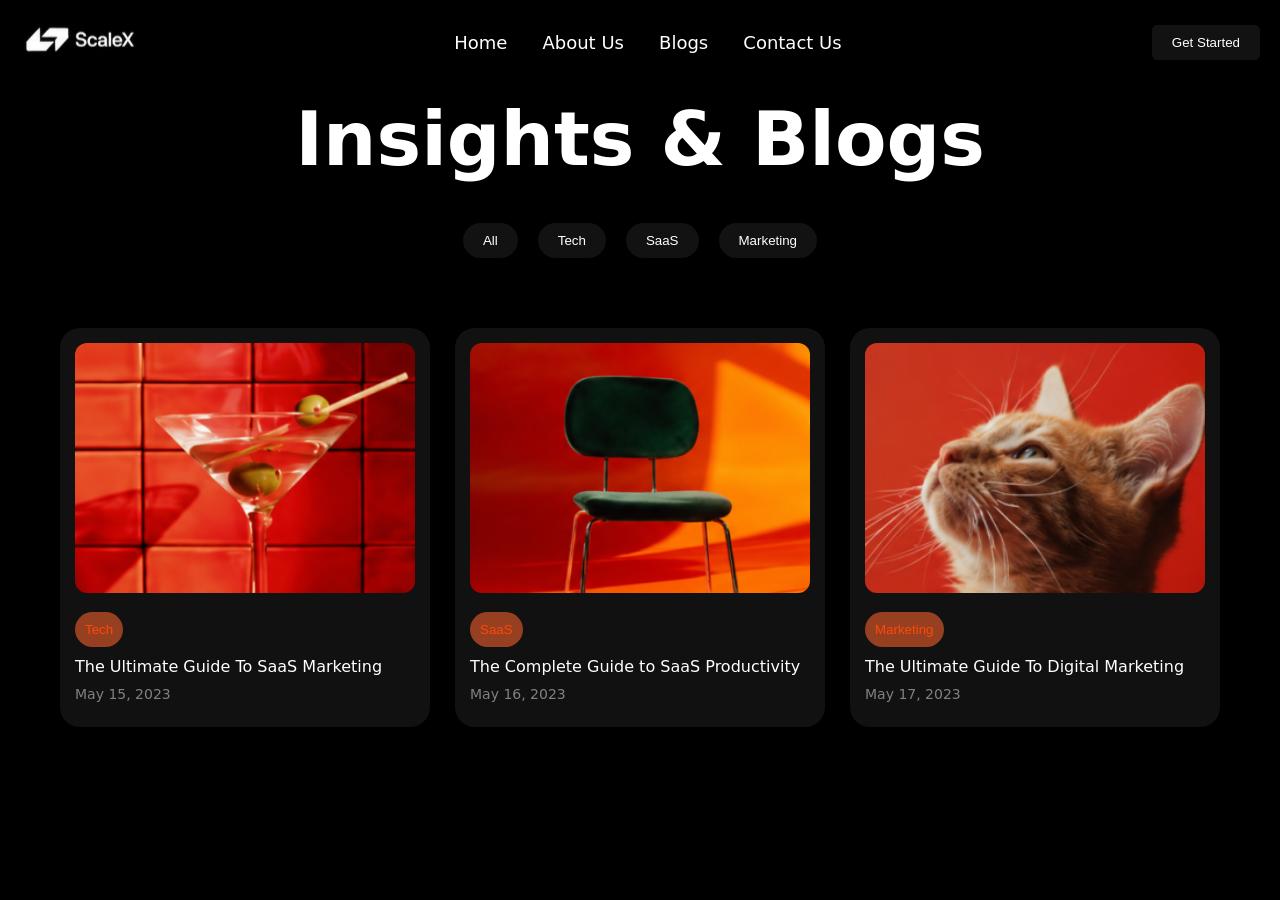
<file: 02_Assesment/01_Design/index.html>
<!DOCTYPE html>
<html lang="en">
<head>
  <meta charset="UTF-8">
  <meta name="viewport" content="width=device-width, initial-scale=1.0">
  <title>Document</title>
  <link rel="stylesheet" href="style.css">
</head>
<body>
  
  <header class = "navbar">

    <div class="logo">

      <img src="logo.png" alt="logo">

    </div>

    <nav>

      <a href="#">Home</a>
      <a href="#">About Us</a>
      <a href="#">Blogs</a>
      <a href="#">Contact Us</a>

    </nav>
    <button class="btn">Get Started</button>
  </header>
  

  <main>


    <section class="hero">
<h1>Insights & Blogs</h1>

    </section>


     <section class="categories">

            <button>All</button>
            <button>Tech</button>
            <button>SaaS</button>
            <button>Marketing</button>

        </section>

        <section class="blog-cards">

            <div class="card">
                <img src="blog1.png" alt="blog1">
                <button>Tech</button>
                <p>The Ultimate Guide To SaaS Marketing</p>
                <p class="time">May 15, 2023</p>
            </div>

            <div class="card">
                <img src="blog2.png" alt="blog2">
                <button>SaaS</button>
                <p>The Complete Guide to SaaS Productivity</p>
                <p class="time">May 16, 2023</p>
            </div>

            <div class="card">
                <img src="blog3.png" alt="blog3">
                <button>Marketing</button>
                <p>The Ultimate Guide To Digital Marketing</p>
                <p class="time">May 17, 2023</p>
            </div>

        </section>


  </main>

</body>
</html>
</file>
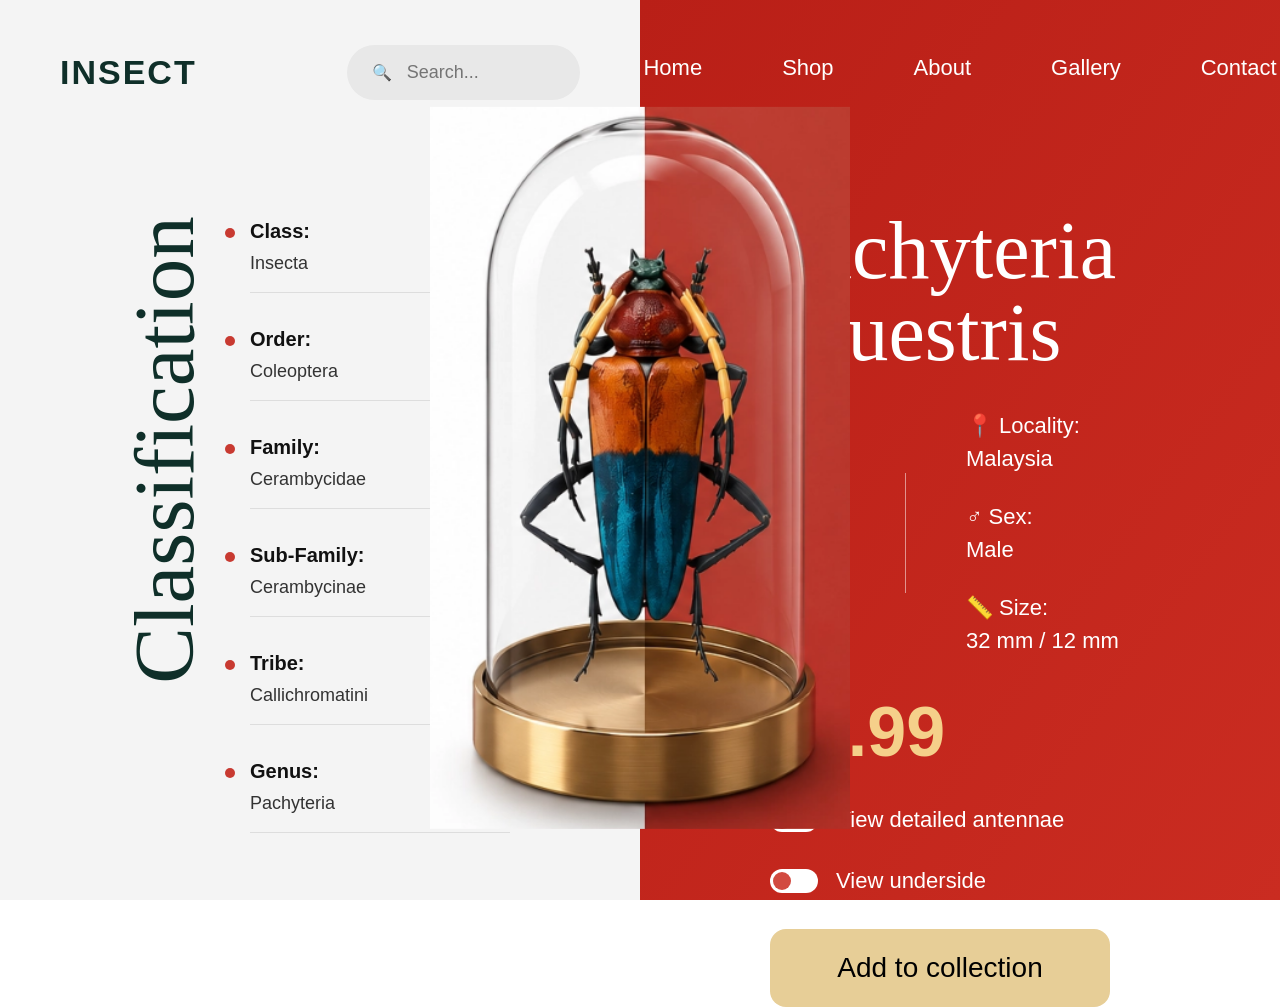
<file: 02_Assesment/03_Design/index.html>
<!DOCTYPE html>
<html lang="en">

<head>
    <meta charset="UTF-8">
    <meta name="viewport" content="width=device-width, initial-scale=1.0">
    <title>Insect UI</title>

    <style>
        * {
            margin: 0;
            padding: 0;
            box-sizing: border-box;
        }

        body {
            width: 100%;
            height: 100vh;
            overflow: hidden;
            font-family: Arial, Helvetica, sans-serif;
        }

        /* MAIN CONTAINER */

        .container {
            width: 100%;
            height: 100vh;
            display: flex;
            position: relative;
        }

        /* LEFT SECTION */

        .left {
            width: 50%;
            height: 100%;
            background: #f4f4f4;
            position: relative;
            padding: 45px 60px;
        }

        /* RIGHT SECTION */

        .right {
            width: 50%;
            height: 100%;
            background: linear-gradient(to bottom right, #b91f17, #ca2c21);
            position: relative;
            padding: 55px 90px;
            color: white;
        }

        /* LEFT TOP */

        .top-left {
            display: flex;
            align-items: center;
            gap: 150px;
        }

        .logo {
            font-size: 34px;
            font-weight: bold;
            letter-spacing: 2px;
            color: #0f2f29;
        }

        /* SEARCH */

        .search-box {
            width: 360px;
            height: 55px;
            background: #e8e8e8;
            border-radius: 40px;

            display: flex;
            align-items: center;
            gap: 15px;

            padding: 0 25px;
        }

        .search-box input {
            width: 100%;
            border: none;
            outline: none;
            background: transparent;
            font-size: 18px;
        }

        /* RIGHT NAVBAR */

        .navbar {
            display: flex;
            justify-content: center;
            gap: 80px;
        }

        .navbar a {
            text-decoration: none;
            color: white;
            font-size: 22px;
        }

        /* VERTICAL TEXT */

        .vertical-text {
            position: absolute;
            left: -70px;
            top: 50%;

            transform: translateY(-50%) rotate(-90deg);

            font-size: 85px;
            font-family: serif;
            color: #0f2f29;
        }

        /* DETAILS */

        .details {
            position: absolute;
            top: 220px;
            left: 250px;

            display: flex;
            flex-direction: column;
            gap: 35px;
        }

        .detail {
            width: 260px;
            border-bottom: 1px solid #dddddd;
            padding-bottom: 18px;

            position: relative;
        }

        .detail::before {
            content: "";

            width: 10px;
            height: 10px;

            background: #c83a31;
            border-radius: 50%;

            position: absolute;
            left: -25px;
            top: 8px;
        }

        .detail h3 {
            font-size: 20px;
            margin-bottom: 10px;
            color: #111;
        }

        .detail p {
            font-size: 18px;
            color: #333;
        }

        /* CENTER IMAGE */

        .center-image {
            width: 420px;

            position: absolute;
            left: 50%;
            top: 52%;

            transform: translate(-50%, -50%);
        }

        /* RIGHT CONTENT */

        .content {
            position: absolute;
            top: 210px;
            left: 130px;

            display: flex;
            flex-direction: column;
            gap: 35px;
        }

        .title {
            font-size: 82px;
            line-height: 1;
            font-family: serif;
            font-weight: 500;
        }

        /* INFO SECTION */

        .info {
            display: flex;
            gap: 60px;
            align-items: center;
        }

        .icon-box {
            display: flex;
            flex-direction: column;
            align-items: center;
            gap: 15px;
        }

        .bug {
            font-size: 60px;
        }

        .line {
            width: 1px;
            height: 120px;
            background: rgba(255, 255, 255, 0.5);
        }

        .stats {
            display: flex;
            flex-direction: column;
            gap: 25px;
            font-size: 22px;
            line-height: 1.5;
        }

        /* PRICE */

        .price {
            font-size: 70px;
            color: #f5d08a;
            font-weight: bold;
        }

        /* TOGGLES */

        .toggle {
            display: flex;
            align-items: center;
            gap: 18px;
            font-size: 22px;
        }

        .switch {
            width: 48px;
            height: 24px;

            background: white;
            border-radius: 30px;

            position: relative;
        }

        .switch::before {
            content: "";

            width: 18px;
            height: 18px;

            background: #d24a40;
            border-radius: 50%;

            position: absolute;
            left: 3px;
            top: 3px;
        }

        /* BUTTON */

        .btn {
            width: 340px;
            height: 78px;

            border: none;
            border-radius: 16px;

            background: #e7ce97;

            font-size: 28px;
            cursor: pointer;
        }
    </style>
</head>

<body>

    <div class="container">

        <!-- LEFT SECTION -->

        <div class="left">

            <div class="top-left">

                <div class="logo">
                    INSECT
                </div>

                <div class="search-box">

                    🔍

                    <input type="text" placeholder="Search...">

                </div>

            </div>

            <!-- VERTICAL TEXT -->

            <div class="vertical-text">
                Classification
            </div>

            <!-- DETAILS -->

            <div class="details">

                <div class="detail">
                    <h3>Class:</h3>
                    <p>Insecta</p>
                </div>

                <div class="detail">
                    <h3>Order:</h3>
                    <p>Coleoptera</p>
                </div>

                <div class="detail">
                    <h3>Family:</h3>
                    <p>Cerambycidae</p>
                </div>

                <div class="detail">
                    <h3>Sub-Family:</h3>
                    <p>Cerambycinae</p>
                </div>

                <div class="detail">
                    <h3>Tribe:</h3>
                    <p>Callichromatini</p>
                </div>

                <div class="detail">
                    <h3>Genus:</h3>
                    <p>Pachyteria</p>
                </div>

            </div>

        </div>

        <!-- RIGHT SECTION -->

        <div class="right">

            <!-- NAVBAR -->

            <div class="navbar">

                <a href="#">Home</a>
                <a href="#">Shop</a>
                <a href="#">About</a>
                <a href="#">Gallery</a>
                <a href="#">Contact</a>

            </div>

            <!-- CONTENT -->

            <div class="content">

                <div class="title">
                    Pachyteria <br>
                    equestris
                </div>

                <div class="info">

                    <div class="icon-box">

                        <div class="bug">
                            🪲
                        </div>

                        <div>
                            32 mm
                        </div>

                    </div>

                    <div class="line"></div>

                    <div class="stats">

                        <div>
                            📍 Locality: <br>
                            Malaysia
                        </div>

                        <div>
                            ♂ Sex: <br>
                            Male
                        </div>

                        <div>
                            📏 Size: <br>
                            32 mm / 12 mm
                        </div>

                    </div>

                </div>

                <div class="price">
                    $5.99
                </div>

                <div class="toggle">

                    <div class="switch"></div>

                    <div>
                        View detailed antennae
                    </div>

                </div>

                <div class="toggle">

                    <div class="switch"></div>

                    <div>
                        View underside
                    </div>

                </div>

                <button class="btn">
                    Add to collection
                </button>

            </div>

        </div>

        <!-- CENTER IMAGE -->

        <img class="center-image"
            src="insect.png"
            alt="insect">

    </div>

</body>

</html>
</file>
<file: 02_Assesment/01_Design/style.css>
* {
    margin: 0;
    padding: 0;
    box-sizing: border-box;
}

html, body {
    width: 100%;
    height: 100%;
    background-color: #000000;
    font-family:ui-sans-serif, system-ui, -apple-system, BlinkMacSystemFont, "Segoe UI", Roboto, "Helvetica Neue", Arial, sans-serif;
}


.navbar{
  color: #ffffff;
  display:flex;
  justify-content: space-between;
  align-items: center;
  padding: 20px;
  background-color: #000000;
}


.navbar nav a{
  color: #ffffff;
  text-decoration: none;
  margin: 0 15px;
  font-size: 18px;
}


.btn{
  padding:10px 20px;
  background-color: #121212;
  color: #ffffff;
  border: none;
  cursor: pointer;
  border-radius: 5px;
}


.hero{
  color: #ffffff;
  text-align: center;
  padding: 10px 20px;
  font-size: 50px;
}

.categories{
  display: flex;
  justify-content: center;
  gap: 20px;
  padding: 30px;
}

.categories button{
   background-color: #121212;
    color: #ffffff;
    border: none;
    cursor: pointer;
    border-radius: 30px;
    padding: 10px 20px;
}

.categories button:hover{
  background-color: #FD4807;
  color: #ffffff;
}

.blog-cards{
    display:grid;
    grid-template-columns:repeat(3,1fr);
    gap:25px;
    padding:40px 60px;
}

.card img{
    width:100%;
    height:250px;
    object-fit:cover;
    border-radius:12px;
}

.card{
    background:#111;
    border-radius:20px;
    overflow:hidden;
    padding:15px;
}

.card button{
    background-color: #974021;
    border: none;
    cursor: pointer;
    border-radius: 30px;
    padding: 10px 10px;
    margin-top:15px;
  color:#FD4807;
  

}

.card p{
    color:#fff  ;
    margin-top:10px;
    margin-bottom:10px;
}

.blog-cards .time{
  margin-top:20px;
    color:gray;
    font-size:14px;
    margin-top:5px;
}
</file>
